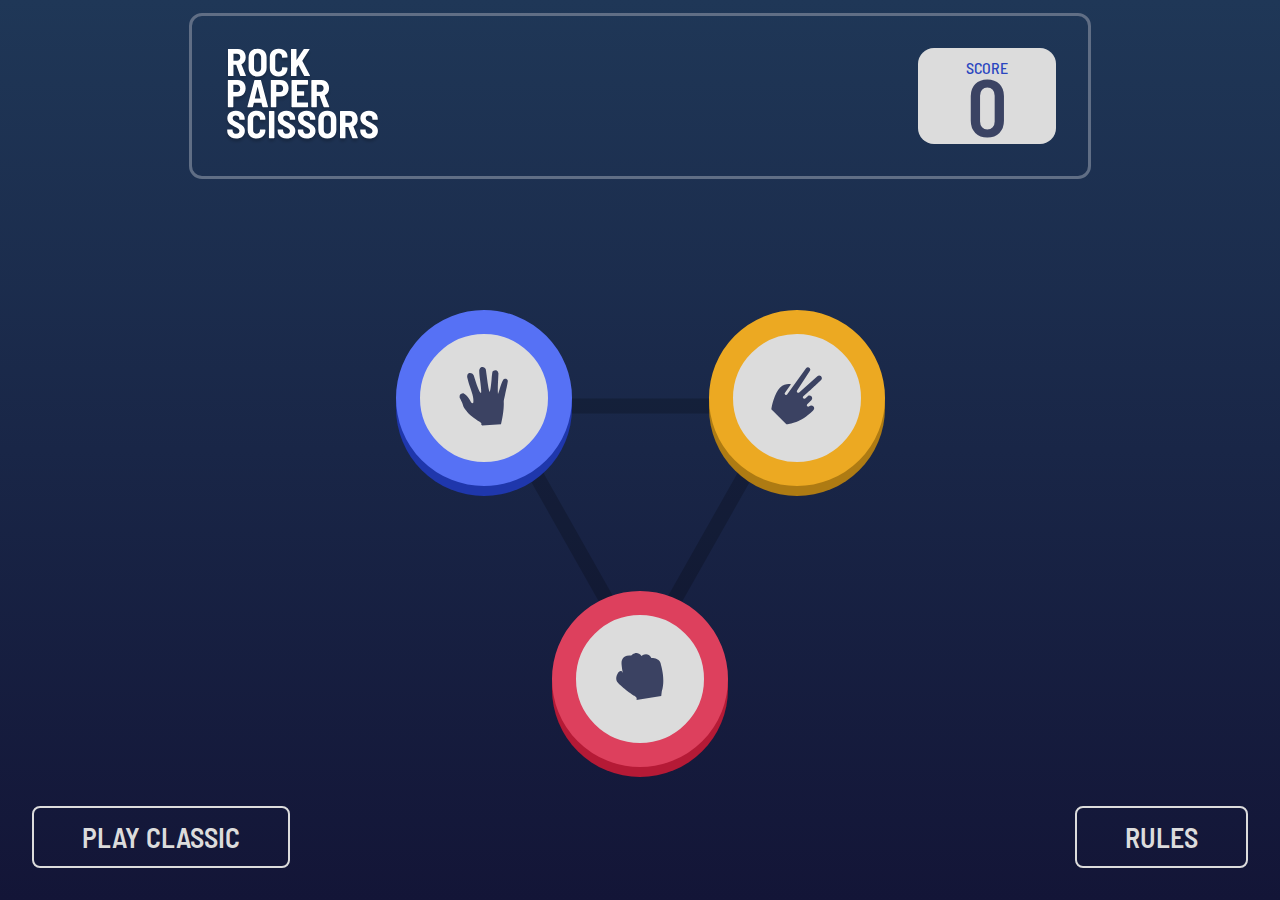
<file: index.html>
<!DOCTYPE html>
<html lang="en">
<head>
    <meta charset="UTF-8">
    <meta http-equiv="X-UA-Compatible" content="IE=edge">
    <meta name="viewport" content="width=device-width, initial-scale=1.0">
    <title>Rock Paper Scissors</title>
    <link rel="stylesheet" href="index.css">
    <script src="index.js" defer></script>
</head>
<body>
    <div class="body">
        <header>
          <img src="images/logo.svg" alt="">
          <div class="score">
            <p>SCORE</p>
            <div id="score">0</div>
          </div>
        </header>
        <div class="game">
          <div class="gameContainer">
            <div class="triangle">
              <img src="images/bg-triangle.svg" alt="">
            </div>
      
            <button class="buttons paper" id="paper" onclick="choose(this.id)">
              <img src="images/icon-paper.svg" alt="" >
            </button>
      
            <button class="buttons scissors" id="scissors" onclick="choose(this.id)">
              <img src="images/icon-scissors.svg" alt="" >
            </button>
      
            <button class="buttons rock" id="rock" onclick="choose(this.id)">
              <img src="images/icon-rock.svg" alt="" >
            </button>
      
          </div>
        </div>

      
        <div class="result">
          <div class="youPicked">
            <h2>You Picked</h2>
          </div>
          <div class="resultShow">
            <h2 id="resultStat"></h2>
            <button class="playAgainBtn" onclick="reset()">PLAY AGAIN</button>
          </div>
          <div class="theHousePicked">
            <h2>The House Picked</h2>
            <div class="button"></div>
      
          </div>
        </div>
      </div>

     
      <button id="rulesBtn_1" onclick="openClassic()">Play classic</button>
      
      
      <button id="rulesBtn" onclick="openRules()">RULES</button>
      
      <div id="rulesContainer">
        <div class="blank"></div>
        <div id="rules">
          <nav>
            <h2>RULES</h2>
            <button onclick="closeRules()"><img src="images/icon-close.svg"></button>
          </nav>
          <img src="images/image-rules.svg" alt="">
        </div>
      </div>
</body>
</html>
</file>
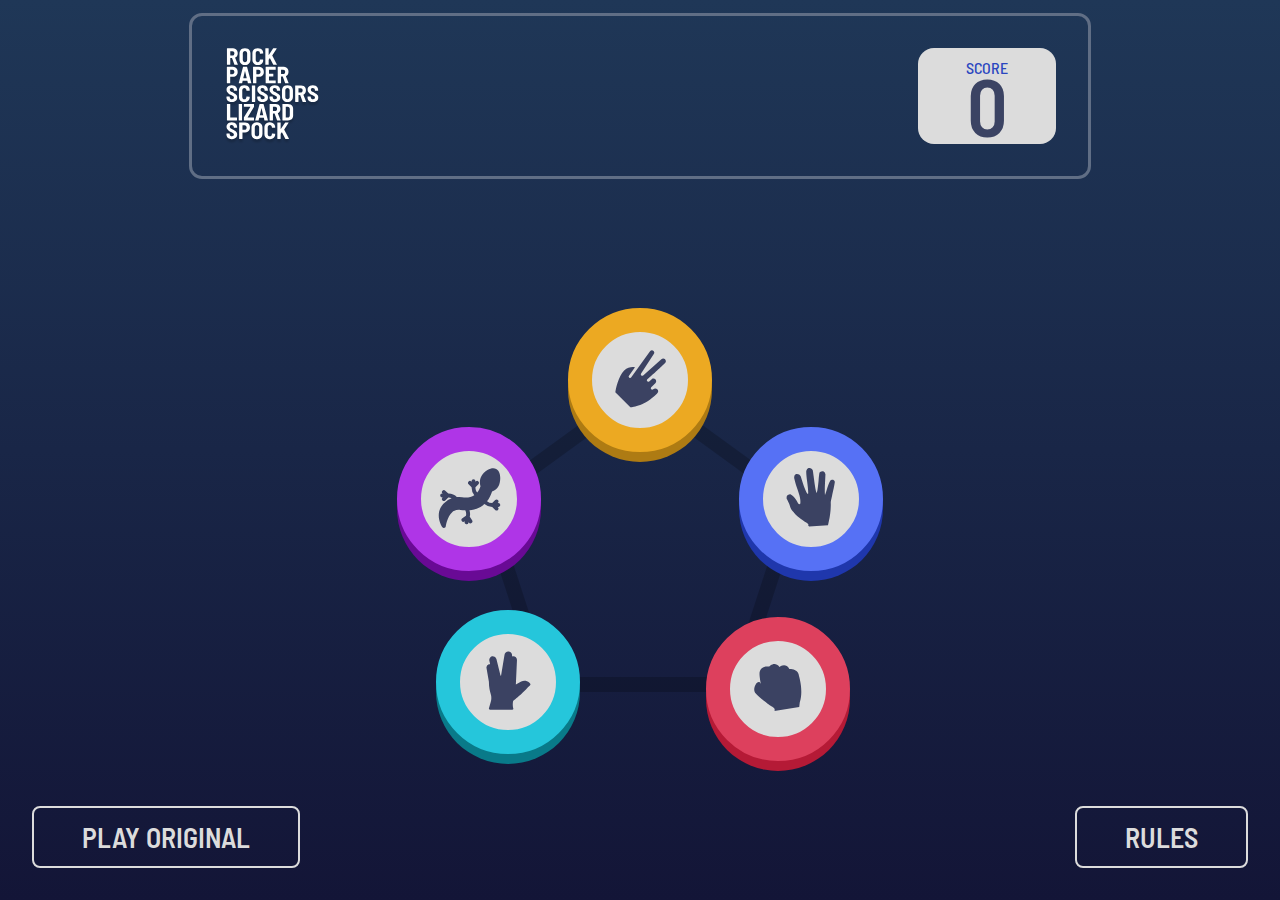
<file: classic.html>
<!DOCTYPE html>
<html lang="en">
<head>
    <meta charset="UTF-8">
    <meta http-equiv="X-UA-Compatible" content="IE=edge">
    <meta name="viewport" content="width=device-width, initial-scale=1.0">
    <title>Rock Paper Scissors Lizard Spock</title>
    <link rel="stylesheet" href="style.css">
</head>
<body>
    <div class="body">
        <header>
          <img src="images/logo-bonus.svg" alt="">
          <div class="score">
            <p>SCORE</p>
            <div id="score">0</div>
          </div>
        </header>
        <div class="game">
          <div class="gameContainer">
            <div class="triangle">
              <img src="images/bg-pentagon.svg" alt="">
            </div>
      
            <button class="buttons paper" id="paper" onclick="choose(this.id)">
              <img src="images/icon-paper.svg" alt="" >
            </button>
      
            <button class="buttons scissors" id="scissors" onclick="choose(this.id)">
              <img src="images/icon-scissors.svg" alt="" >
            </button>
      
            <button class="buttons rock" id="rock" onclick="choose(this.id)">
              <img src="images/icon-rock.svg" alt="" >
            </button>


            <button class="buttons lizard" id="lizard" onclick="choose(this.id)">
              <img src="images/icon-lizard.svg" alt="" >
            </button>

            <button class="buttons spock" id="spock" onclick="choose(this.id)">
              <img src="images/icon-spock.svg" alt="" >
            </button>
      
          </div>
        </div>
      
      
      
        <div class="result">
          <div class="youPicked">
            <h2>You Picked</h2>
          </div>
          <div class="resultShow">
            <h2 id="resultStat"></h2>
            <button class="playAgainBtn" onclick="reset()">PLAY AGAIN</button>
          </div>
          <div class="theHousePicked">
            <h2>The House Picked</h2>
            <div class="button"></div>
      
          </div>
        </div>
      </div>

     
        <button id="rulesBtn_1" onclick="history.back()">Play Original</button>

      
      <button id="rulesBtn" onclick="openRules()">RULES</button>
      
      <div id="rulesContainer">
        <div class="blank"></div>
        <div id="rules">
          <nav>
            <h2>RULES</h2>
            <button onclick="closeRules()"><img src="images/icon-close.svg"></button>
          </nav>
          <img src="images/image-rules-bonus.svg" alt="">
        </div>
      </div>


      <script>
            const game = document.querySelector('.game')
            const result = document.querySelector('.result')
            const youpicked = document.querySelector('.youPicked')
            const theHousePicked = document.querySelector('.theHousePicked')
            const resultStats = document.getElementById('resultStat')
            const scorerev = document.getElementById('score')
            const resultShow = document.querySelector('.resultShow')

            let score = {
                wins: 0,
                winner,
                played :0,
            }

            let random = {
                pick:'',
            }
            function choose(id) {
                game.style.display = 'none'

                result.style.display = 'flex'

                
                youpicked.appendChild(makeButton(id))
                
                // theHousePicked.removeChild(theHousePicked.lastChild)
                setTimeout(() => {
                    theHousePicked.appendChild(generateRandomBtn())
                    winner(id, random.pick)
                    scorerev.innerText = score.wins
                    resultShow.style.visibility = 'visible'
                }, 1000);

                score.played ++
            }



            function makeButton(id) {
                let button = document.createElement('div')
                button.innerHTML = `<img src="images/icon-${id}.svg" >`
                button.id = id
                button.classList.add(id, 'buttons')
                return button
            }

            let btns = ['rock', 'paper' , 'scissors', 'lizard', 'spock']  
            function generateRandomBtn() {
              let randomNum = Math.floor(Math.random() * btns.length)

              
              let btn = btns[randomNum]
                console.log(Math.random());
              let button2 = document.createElement('div')
              button2.innerHTML = `<img src="images/icon-${btn}.svg" >`
              button2.id = btn
              button2.classList.add(btn, 'buttons', 'houseBtn')
              random.pick = btn
              return button2
            }
            let backCircles = document.createElement('div')
                    backCircles.classList.add('before')
                    backCircles.innerHTML = `
                    <div></div>
                    <div></div>
                    <div></div>
                  `
            function winner(you , house) {
                if (you == "scissors" && house == "spock"
                    ||you == "spock" && house == "paper" 
                    ||you == "paper" && house == "scissors" 
                    ||you == "lizard" && house == "scissors" 
                    ||you == "rock" && house == "spock"
                ){
                    score.winner = 'you'
                    score.wins ++
                  
                    youpicked.appendChild(backCircles)
                    resultStat('YOU WIN')
                } else if (you == 'scissors' && house == 'rock' 
                    || you == 'spock' && house == 'scissors' 
                    || you == 'paper' && house == 'lizard' 
                    || you == 'lizard' && house == 'rock'
                    || you == 'rock' && house == 'paper') {
                    score.winner = 'house'
                    score.wins --
                    theHousePicked.appendChild(backCircles)
                    resultStat('YOU LOSE')
                } else if(you == house){
                    score.winner = 'tie'
                    resultStat('TIE')
                }
                
            }
                


            let thehousepickedPlaceHolder = document.createElement('div')
            thehousepickedPlaceHolder.classList.add('button')
            function reset() {
                game.style.display = 'flex'

                result.style.display = 'none'

                score.winner = ''

                let before = document.querySelector('.before')
                resultShow.style.visibility = 'hidden'
                if (before != '') {
                    theHousePicked.removeChild(theHousePicked.lastChild)
                    theHousePicked.removeChild(theHousePicked.lastChild)
                    before.remove()
                } else{
                    theHousePicked.removeChild(theHousePicked.lastChild)
                }
                theHousePicked.appendChild(thehousepickedPlaceHolder)


            }
            function resultStat(text){
                resultStats.innerText = text
            }


            function openRules() {
                let rules = document.getElementById('rulesContainer')
                rules.style.display = 'block'
            }

          //   function openOriginal(){
          //   let rulesBtn_1 = document.getElementById('rulesBtn_1')
          //   rulesBtn_1.style.display = 'block'
          //   window.open("index.html", "_blank")
          // }

            function closeRules() {
                let rules = document.getElementById('rulesContainer')
                rules.style.display = 'none'
            }
       </script>
</body>
</html>
</file>
<file: index.css>
@import url('https://fonts.googleapis.com/css2?family=Barlow+Semi+Condensed:wght@400;500;600&display=swap');
*{
    padding: 0;
    margin: 0;
    font-family: 'Barlow Semi Condensed', sans-serif;
}



a,button{
    all: unset;
    cursor: pointer;
    color: var(--dark-color);
}
h2,h3,p{
    color: var(--white-color);
}

:root{
    --main-color: linear-gradient(to bottom, #1F3757, #131537);
    --light-color: #dcdcdc;
    --Dark-Text: #3b4363;
    --Score-Text: #2a46c0;
    --Header-Outline: #606e85;
    --dark-color:#181818;
    --bg-color: #030b32;
    --white-color: #FFFFFF;
    --Scissors-color:  #eca922;
    --Scissors-color-shadow:  #ae7b13;
    --Paper-color:  #5671f5;
    --Paper-color-shadow:  #1f37ac;
    --Rock-color:  #dd405d;
    --Rock-color-shadow:  #b51a36;
}


.body{
    background: var(--main-color);
    width: 100%;
    height: 100vh;
    display: flex;
    flex-direction: column;
    align-items: center;
}

header{
    width: 50%;
    height: 10rem;
    outline: 3px solid var(--Header-Outline);
    border-radius: 10px;
    display: flex;
    justify-content: space-between;
    padding: 2rem;
    box-sizing: border-box;
    margin-top: 1rem;
}
.score{
    background: var(--light-color);
    height: 100%;
    padding: 0px 3rem;
    border-radius: 1rem;
    display: flex;
    flex-direction: column;
    align-items: center;
    justify-content: space-around;
    padding-bottom: 1rem;
    box-sizing: border-box;
    padding-top: 10px;
}
.score p{
    color: var(--Score-Text);
    font-size: 1rem;
    font-weight: 500;
}
#score{
    color: var(--Dark-Text);
    font-size: 5rem;
    font-weight: 600;
    line-height: 3.5rem;
}
.game{
    flex-basis: 100%;
    display: flex;
    align-items: center;
}
.gameContainer{
    position: relative;

}
.buttons{
    position: absolute;
    width: 8rem;
    height: 8rem;
    text-align: center;
    background: var(--light-color);
    border-radius: 50%;
    transition: 0.3s;
}


.buttons:hover{
    background: white;
}

.paper{
    border: 1.5rem solid var(--Paper-color);
    transform: translate(-50% , -50%);
    top: 0;
    left: 0;
    box-shadow: 0px 10px var(--Paper-color-shadow);
}
.scissors{
    border: 1.5rem solid var(--Scissors-color);
    transform: translate(50% , -50%);
    top: 0;
    right: 0;
    box-shadow: 0px 10px var(--Scissors-color-shadow);
}
.rock{
    border: 1.5rem solid var(--Rock-color);
    transform: translate(-50% , 50%);
    bottom: 0;
    left: 50%;
    box-shadow: 0px 10px var(--Rock-color-shadow);
}


.result{
    display: none;
    width: 70%;
    justify-content: space-evenly;
    align-items: center;
    flex-basis: 100%;
    margin-bottom: 1rem;
}
.result div:not(.youPicked, .theHousePicked , .resultShow){
    display: flex;
    flex-direction: column;
    gap: 2rem;
}
.result h2{
    font-size: 2rem;
}
.result .buttons, .result .button{
    position: absolute;
    width: 9rem;
    height: 9rem;
    border-radius: 50%;
    transform: translate(-50% , -50%);
    justify-content: center;
    align-items: center;
    left: 50%;
    top: 50%;
    z-index: 1;
}
.result .button{
    background: var(--bg-color);
    border: 1.5rem solid var(--bg-color);

}
.youPicked, .theHousePicked{
    position: relative;
    height: 75%;
    width: 150px;
    font-size: 0.2rem;
}
.youPicked h2, .theHousePicked h2{
    position: absolute;
    top: 0;
    left: 50%;
    transform: translate(-50% , -50%);
    white-space: nowrap;
    z-index: 10;
}
.winner::before{
    content: '';
    position: absolute;
    width: 25rem;
    height: 25rem;
    border-radius: 100vmax;
    background: #ffffff55;
    left: 50%;
    top: 50%;
    transform: translate(-50%, -50%);
}
.winner::after{
    content: '';
    position: absolute;
    width: 35rem;
    height: 35rem;
    border-radius: 100vmax;
    background: #ffffff55;
    left: 50%;
    top: 50%;
    transform: translate(-50%, -50%);
}
.before div{
    position: absolute;
    transform: translate(-50%,-50%);
    left: 50%;
    top: 50%;
    background: #ffffff11;
    /* width: 100rem;
    height: 100rem; */
    border-radius: 100vmax;
}
.before div:nth-child(1){
    width: 14rem;
    height: 14rem;
    
}
.before div:nth-child(2){
    width: 18rem;
    height: 18rem;
}
.before div:nth-child(3){
    width: 22rem;
    height: 22rem;
    border-radius: 100vmax;
}




.resultShow{
    z-index: 100;
    display: flex;
    flex-direction: column;
    align-items: center;
    /* display: none; */
    visibility: hidden;
}
.resultShow h2{
    font-weight: 600;
    font-size: 2.5rem;
}

.resultShow button{
    background: var(--light-color);
    border: var(--light-color) 3px solid;
    border-radius: 0.5rem;
    padding: 1rem 2.5rem;
    font-size: 1rem;
}

.resultShow button:hover{
    color: var(--Rock-color);
}


#rulesBtn{
    position: absolute;
    bottom: 2rem;
    right: 2rem;
    padding: 0.75rem 3rem;
    color: var(--light-color);
    font-size: 1.75rem;
    border: var(--light-color) 2px solid;
    border-radius: 0.5rem;
    font-weight: 600;
    transition: 0.3s;
}

#rulesBtn:hover{
    background: var(--light-color);
    color: var(--main-color);
}

#rulesBtn_1{
    position: absolute;
    bottom: 2rem;
    left: 2rem;
    padding: 0.75rem 3rem;
    color: var(--light-color);
    font-size: 1.75rem;
    border: var(--light-color) 2px solid;
    border-radius: 0.5rem;
    font-weight: 600;
    transition: 0.3s;
    text-transform: uppercase;
}

#rulesBtn_1:hover{
    background: var(--light-color);
    color: var(--main-color);
}

#rules{
    width: 20rem;
    display: flex;
    flex-direction: column;
    align-items: center;
    padding: 2.5rem;
    background: var(--white-color);
    border-radius: 1rem;
    border: var(--Header-Outline) 2px solid;
    position: absolute;
    transform: translate(-50%,-50%) ;
    top: 50%;
    left: 50%;
    z-index: 100;
    position: absolute;
}
#rulesContainer{
    display: none;
}
.blank{
    position: absolute;
    width: 100vw;
    height: 100vh;
    background: #18181818;
    backdrop-filter: blur(5px);
    content: '';
    z-index: 10;
    top: 0;

}
#rules nav{
    display: flex;
    align-items: center;
    justify-content: space-between;
    padding: 0 1rem 2rem;
    width: 100%;
    box-sizing: border-box;
    color: var(--dark-color);
}



@media screen and (max-width: 1440px) {
    header, .result{
        width: 70%;
    }
}
@media screen and (max-width : 1100px) {
    .result .buttons, .result .button{
        width: 12rem;
        height: 12rem;
    }
    .before div:nth-child(1){
        width: 22rem;
        height: 22rem;
        
    }
    .before div:nth-child(2){
        width: 30rem;
        height: 30rem;
    }
    .before div:nth-child(3){
        width: 40rem;
        height: 40rem;
    }
    #resultStat{
        white-space: nowrap;
        font-size: 2.5rem;
    }
    .resultShow button{
        padding: 0.75rem 1.75rem;
        border-radius: 0.75rem;
    }
}
@media screen and (max-width: 950px) {
    header, .result{
        width: 90%;
    }

    .buttons{
        width: 8rem;
        height: 8rem;
        border-width: 1.25rem;
    }
    .gameContainer{
        width: 35vw;
        height: 35vw;
    }
    .triangle img{
        width: 100%;
    }
    .result .buttons, .result .button{
        width: 10rem;
        height: 10rem;
    }
    .before div:nth-child(1){
        width: 18rem;
        height: 18rem;
        
    }
    .before div:nth-child(2){
        width: 25rem;
        height: 25rem;
    }
    .before div:nth-child(3){
        width: 35rem;
        height: 35rem;
    }
    

}
@media screen and (max-width: 768px) {
    .buttons{
        width: 7rem;
        height: 7rem;
    }
    .game{
        flex-basis: unset;
        margin-top: 15vh;
    }
    .youPicked, .theHousePicked {
        position: relative;
        height: 50%;
        width: 200px;
    }
    .result{
        align-items: flex-start;
        margin-top: 5rem;
    }
    .resultShow{
        position: absolute;
        bottom: 25%;
    }
    #resultStat{
        white-space: nowrap;
        font-size: 3.5rem;
    }
    .resultShow button{
        padding: 1rem 3rem;
        border-radius: 0.75rem;
    }
}

@media screen and (max-width:650px) {
    .result h2 {
        font-size: 2rem;
    }
}
@media screen and (max-width: 600px) {
    .game{
        width: 50vw;
        height: 50vw;
    }
    .gameContainer{
        width: 100%;
        height: 100%;
    }
    .result .buttons, .result .button{
        width: 8rem;
        height: 8rem;
    }
    .before div:nth-child(1){
        width: 15rem;
        height: 15rem;
        
    }
    .before div:nth-child(2){
        width: 20rem;
        height: 20rem;
    }
    .before div:nth-child(3){
        width: 27rem;
        height: 27rem;
    }
    #rulesBtn{
        transform: translateX(-50%);
        left: 50%;
        right: unset;
    }
}
@media screen and (max-width: 500px) {
    .buttons{
        width: 6rem;
        height: 6rem;
        border-width: 1rem;
    }
}
@media screen and (max-width:425px) {
    .result .buttons, .result .button{
        width: 7rem;
        height: 7rem;
        border-width: 1rem;
    }
    .before div:nth-child(1){
        width: 10rem;
        height: 10rem;
        
    }
    .before div:nth-child(2){
        width: 13rem;
        height: 13rem;
    }
    .before div:nth-child(3){
        width: 17rem;
        height: 17rem;
        
    }
    .result{
        width: 100%;
    }
    .result h2 {
        font-size: 1.7rem;
    }
    .buttons img{
        width: 3rem;
    }
    .score{
        padding: 0 2rem 1rem;
        
    }
    header{
        height: 8rem;
    }
    #score{
        line-height: 2rem;
        font-size: 3rem;
    }
    .score p{
        font-size: 0.7rem;
    }

    #rules{
        width: 100%;
        height: 100%;
        display: flex;
        flex-direction: column;
        align-items: center;
        padding: 2.5rem;
        background: var(--white-color);
        border-radius: 1rem;
        border: var(--Header-Outline) 2px solid;
        position: absolute;
        transform: translate(-50%,-50%) ;
        top: 50%;
        left: 50%;
        z-index: 100;
        position: absolute;
    }

    #rules nav{
        display: flex;
    }

    nav h2{
        color: var(--Dark-Text);
        position: relative;
        left: 40%;
        top: 100px;
    }

    #rules img{
        position: relative;
        top: 170px;
    }

    #rules nav button{
        position: relative;
        top: 30rem;
        align-items: center;
        right: 50%;
    }

    .resultShow{
        position: absolute;
        bottom: 20%;
    }

    #resultStat{
        font-weight: 600;
        font-size: 1.7rem;
    }


    .resultShow button{
        background: var(--light-color);
        border: var(--light-color) 3px solid;
        border-radius: 0.5rem;
        padding: 0.5rem 2rem;
        font-size: 1rem;
    }


    #rulesBtn{
        position: absolute;
        bottom: 2rem;
        right: 2rem;
        padding: 0.5rem 2rem;
        color: var(--light-color);
        font-size: 1.75rem;
        border: var(--light-color) 2px solid;
        border-radius: 0.5rem;
        font-weight: 600;
        transition: 0.3s;
    }

    #rulesBtn-1{
        position: absolute;
        bottom: 6rem;
        left: 3.5rem;
        padding: 0.5rem 3rem;
        color: var(--light-color);
        font-size: 1.75rem;
        border: var(--light-color) 2px solid;
        border-radius: 0.5rem;
        font-weight: 600;
        transition: 0.3s;
        text-transform: uppercase;
        margin-top: 400px;
    }

    .theHousePicked h2{
        position: relative;
        left: 45%;
    }
}
</file>
<file: style.css>
@import url('https://fonts.googleapis.com/css2?family=Barlow+Semi+Condensed:wght@400;500;600&display=swap');
*{
    padding: 0;
    margin: 0;
    font-family: 'Barlow Semi Condensed', sans-serif;
}



a,button{
    all: unset;
    cursor: pointer;
    color: var(--dark-color);
}
h2,h3,p{
    color: var(--white-color);
}

:root{
    --main-color: linear-gradient(to bottom, #1F3757, #131537);
    --light-color: #dcdcdc;
    --Dark-Text: #3b4363;
    --Score-Text: #2a46c0;
    --Header-Outline: #606e85;
    --dark-color:#181818;
    --bg-color: #030b32;
    --white-color: #FFFFFF;
    --Scissors-color:  #eca922;
    --Scissors-color-shadow:  #ae7b13;
    --Paper-color:  #5671f5;
    --Paper-color-shadow:  #1f37ac;
    --Rock-color:  #dd405d;
    --Rock-color-shadow:  #b51a36;
    --lizard-color: #af35e7;
    --lizard-color-shadow: #690a95;
    --spock-color: #25c6db;
    --spock-color-shadow: #097a89;
}


.body{
    background: var(--main-color);
    width: 100%;
    height: 100vh;
    display: flex;
    flex-direction: column;
    align-items: center;
}
header{
    width: 50%;
    height: 10rem;
    outline: 3px solid var(--Header-Outline);
    border-radius: 10px;
    display: flex;
    justify-content: space-between;
    padding: 2rem;
    box-sizing: border-box;
    margin-top: 1rem;
}
.score{
    background: var(--light-color);
    height: 100%;
    padding: 0px 3rem;
    border-radius: 1rem;
    display: flex;
    flex-direction: column;
    align-items: center;
    justify-content: space-around;
    padding-bottom: 1rem;
    box-sizing: border-box;
    padding-top: 10px;
}
.score p{
    color: var(--Score-Text);
    font-size: 1rem;
    font-weight: 500;
}
#score{
    color: var(--Dark-Text);
    font-size: 5rem;
    font-weight: 600;
    line-height: 3.5rem;
}
.game{
    flex-basis: 100%;
    display: flex;
    align-items: center;
}
.gameContainer{
    position: relative;

}
.buttons{
    position: absolute;
    width: 6rem;
    height: 6rem;
    text-align: center;
    background: var(--light-color);
    border-radius: 50%;
    transition: 0.3s;
}


.buttons:hover{
    background: white;
}

.paper{
    border: 1.5rem solid var(--Paper-color);
    /* transform: translate(-50% , -50%); */
    top: 15%;
    left: 80%;
    box-shadow: 0px 10px var(--Paper-color-shadow);
}

.scissors{
    border: 1.5rem solid var(--Scissors-color);
    transform: translate(50% , -50%);
    top: 0;
    right: 50%;
    box-shadow: 0px 10px var(--Scissors-color-shadow);
}
.rock{
    border: 1.5rem solid var(--Rock-color);
    /* transform: translate(-50% , 50%); */
    top: 75%;
    left: 70%;
    box-shadow: 0px 10px var(--Rock-color-shadow);
}


.lizard{
    border: 1.5rem solid var(--lizard-color);
    /* transform: translate(50% , -50%); */
    top: 15%;
    right: 80%;
    box-shadow: 0px 10px var(--lizard-color-shadow);
}

.spock{
    border: 1.5rem solid var(--spock-color);
    transform: translate(-50% , 50%);
    top: 50%;
    left: 10%;
    box-shadow: 0px 10px var(--spock-color-shadow);
}




.result{
    display: none;
    width: 70%;
    justify-content: space-evenly;
    align-items: center;
    flex-basis: 100%;
    margin-bottom: 1rem;
}
.result div:not(.youPicked, .theHousePicked , .resultShow){
    display: flex;
    flex-direction: column;
    gap: 2rem;
}
.result h2{
    font-size: 2rem;
}
.result .buttons, .result .button{
    position: absolute;
    width: 9rem;
    height: 9rem;
    border-radius: 50%;
    transform: translate(-50% , -50%);
    justify-content: center;
    align-items: center;
    left: 50%;
    top: 50%;
    z-index: 1;
}
.result .button{
    background: var(--bg-color);
    border: 1.5rem solid var(--bg-color);

}
.youPicked, .theHousePicked{
    position: relative;
    height: 75%;
    width: 150px;
    font-size: 0.2rem;
}
.youPicked h2, .theHousePicked h2{
    position: absolute;
    top: 0;
    left: 50%;
    transform: translate(-50% , -50%);
    white-space: nowrap;
    z-index: 10;
}
.winner::before{
    content: '';
    position: absolute;
    width: 25rem;
    height: 25rem;
    border-radius: 100vmax;
    background: #ffffff55;
    left: 50%;
    top: 50%;
    transform: translate(-50%, -50%);
}
.winner::after{
    content: '';
    position: absolute;
    width: 35rem;
    height: 35rem;
    border-radius: 100vmax;
    background: #ffffff55;
    left: 50%;
    top: 50%;
    transform: translate(-50%, -50%);
}
.before div{
    position: absolute;
    transform: translate(-50%,-50%);
    left: 50%;
    top: 50%;
    background: #ffffff11;
    /* width: 100rem;
    height: 100rem; */
    border-radius: 100vmax;
}
.before div:nth-child(1){
    width: 14rem;
    height: 14rem;
    
}
.before div:nth-child(2){
    width: 18rem;
    height: 18rem;
}
.before div:nth-child(3){
    width: 22rem;
    height: 22rem;
    border-radius: 100vmax;
}




.resultShow{
    z-index: 100;
    display: flex;
    flex-direction: column;
    align-items: center;
    /* display: none; */
    visibility: hidden;
}
.resultShow h2{
    font-weight: 600;
    font-size: 2.5rem;
}

.resultShow button{
    background: var(--light-color);
    border: var(--light-color) 3px solid;
    border-radius: 0.5rem;
    padding: 1rem 2.5rem;
    font-size: 1rem;
}

.resultShow button:hover{
    color: var(--Rock-color);
}


#rulesBtn{
    position: absolute;
    bottom: 2rem;
    right: 2rem;
    padding: 0.75rem 3rem;
    color: var(--light-color);
    font-size: 1.75rem;
    border: var(--light-color) 2px solid;
    border-radius: 0.5rem;
    font-weight: 600;
    transition: 0.3s;
}

#rulesBtn_1{
    position: absolute;
    bottom: 2rem;
    left: 2rem;
    padding: 0.75rem 3rem;
    color: var(--light-color);
    font-size: 1.75rem;
    border: var(--light-color) 2px solid;
    border-radius: 0.5rem;
    font-weight: 600;
    transition: 0.3s;
    text-transform: uppercase;
}

#rulesBtn:hover{
    background: var(--light-color);
    color: var(--main-color);
}

#rulesBtn_1:hover{
    background: var(--light-color);
    color: var(--main-color);
}

#rules{
    width: 20rem;
    display: flex;
    flex-direction: column;
    align-items: center;
    padding: 2.5rem;
    background: var(--white-color);
    border-radius: 1rem;
    border: var(--Header-Outline) 2px solid;
    position: absolute;
    transform: translate(-50%,-50%) ;
    top: 50%;
    left: 50%;
    z-index: 100;
    position: absolute;
}
#rulesContainer{
    display: none;
}
.blank{
    position: absolute;
    width: 100vw;
    height: 100vh;
    background: #18181818;
    backdrop-filter: blur(5px);
    content: '';
    z-index: 10;
    top: 0;

}
#rules nav{
    display: flex;
    align-items: center;
    justify-content: space-between;
    padding: 0 1rem 2rem;
    width: 100%;
    box-sizing: border-box;
    color: var(--dark-color);
}



@media screen and (max-width: 1440px) {
    header, .result{
        width: 70%;
    }
}
@media screen and (max-width : 1100px) {
    .result .buttons, .result .button{
        width: 12rem;
        height: 12rem;
    }
    .before div:nth-child(1){
        width: 22rem;
        height: 22rem;
        
    }
    .before div:nth-child(2){
        width: 30rem;
        height: 30rem;
    }
    .before div:nth-child(3){
        width: 40rem;
        height: 40rem;
    }
    #resultStat{
        white-space: nowrap;
        font-size: 2.5rem;
    }
    .resultShow button{
        padding: 0.75rem 1.75rem;
        border-radius: 0.75rem;
    }
}
@media screen and (max-width: 950px) {
    header, .result{
        width: 90%;
    }

    .buttons{
        width: 8rem;
        height: 8rem;
        border-width: 1.25rem;
    }
    .gameContainer{
        width: 35vw;
        height: 35vw;
    }
    .triangle img{
        width: 100%;
    }
    .result .buttons, .result .button{
        width: 10rem;
        height: 10rem;
    }
    .before div:nth-child(1){
        width: 18rem;
        height: 18rem;
        
    }
    .before div:nth-child(2){
        width: 25rem;
        height: 25rem;
    }
    .before div:nth-child(3){
        width: 35rem;
        height: 35rem;
    }
    

}
@media screen and (max-width: 768px) {
    .buttons{
        width: 7rem;
        height: 7rem;
    }
    .game{
        flex-basis: unset;
        margin-top: 15vh;
    }
    .youPicked, .theHousePicked {
        position: relative;
        height: 50%;
        width: 200px;
    }
    .result{
        align-items: flex-start;
        margin-top: 5rem;
    }
    .resultShow{
        position: absolute;
        bottom: 25%;
    }
    #resultStat{
        white-space: nowrap;
        font-size: 3.5rem;
    }
    .resultShow button{
        padding: 1rem 3rem;
        border-radius: 0.75rem;
    }
}

@media screen and (max-width:650px) {
    .result h2 {
        font-size: 2rem;
    }
}
@media screen and (max-width: 600px) {
    .game{
        width: 50vw;
        height: 50vw;
    }
    .gameContainer{
        width: 100%;
        height: 100%;
    }
    .result .buttons, .result .button{
        width: 8rem;
        height: 8rem;
    }
    .before div:nth-child(1){
        width: 15rem;
        height: 15rem;
        
    }
    .before div:nth-child(2){
        width: 20rem;
        height: 20rem;
    }
    .before div:nth-child(3){
        width: 27rem;
        height: 27rem;
    }
    #rulesBtn{
        transform: translateX(-50%);
        left: 50%;
        right: unset;
    }
}
@media screen and (max-width: 500px) {
    .buttons{
        width: 4rem;
        height: 4rem;
        border-width: 1rem;
    }
}
@media screen and (max-width:425px) {
    .result .buttons, .result .button{
        width: 7rem;
        height: 7rem;
        border-width: 1rem;
    }
    .before div:nth-child(1){
        width: 10rem;
        height: 10rem;
        
    }
    .before div:nth-child(2){
        width: 13rem;
        height: 13rem;
    }
    .before div:nth-child(3){
        width: 17rem;
        height: 17rem;
        
    }
    .result{
        width: 100%;
    }
    .result h2 {
        font-size: 1.7rem;
    }
    .buttons img{
        width: 3rem;
    }
    .score{
        padding: 0 2rem 1rem;
        
    }
    header{
        height: 8rem;
    }
    #score{
        line-height: 2rem;
        font-size: 3rem;
    }
    .score p{
        font-size: 0.7rem;
    }

    #rules{
        width: 100%;
        height: 100%;
        display: flex;
        flex-direction: column;
        align-items: center;
        padding: 2.5rem;
        background: var(--white-color);
        border-radius: 1rem;
        border: var(--Header-Outline) 2px solid;
        position: absolute;
        transform: translate(-50%,-50%) ;
        top: 50%;
        left: 50%;
        z-index: 100;
        position: absolute;
    }

    #rules nav{
        display: flex;
    }

    nav h2{
        color: var(--Dark-Text);
        position: relative;
        left: 40%;
        top: 100px;
    }

    #rules img{
        position: relative;
        top: 170px;
    }

    #rules nav button{
        position: relative;
        top: 30rem;
        align-items: center;
        right: 50%;
    }

    .resultShow{
        position: absolute;
        bottom: 20%;
    }

    #resultStat{
        font-weight: 600;
        font-size: 1.7rem;
    }


    .resultShow button{
        background: var(--light-color);
        border: var(--light-color) 3px solid;
        border-radius: 0.5rem;
        padding: 0.5rem 2rem;
        font-size: 1rem;
    }


    #rulesBtn{
        position: absolute;
        bottom: 0.5rem;
        right: 2rem;
        padding: 0.5rem 2rem;
        color: var(--light-color);
        font-size: 1.75rem;
        border: var(--light-color) 2px solid;
        border-radius: 0.5rem;
        font-weight: 600;
        transition: 0.3s;
    }


    #rulesBtn-1{
        position: absolute;
        bottom: 6rem;
        left: 3.5rem;
        padding: 0.5rem 3rem;
        color: var(--light-color);
        font-size: 1.75rem;
        border: var(--light-color) 2px solid;
        border-radius: 0.5rem;
        font-weight: 600;
        transition: 0.3s;
        text-transform: uppercase;
        margin-top: 400px;
    }


    .theHousePicked h2{
        position: relative;
        left: 45%;
    }
}
</file>
